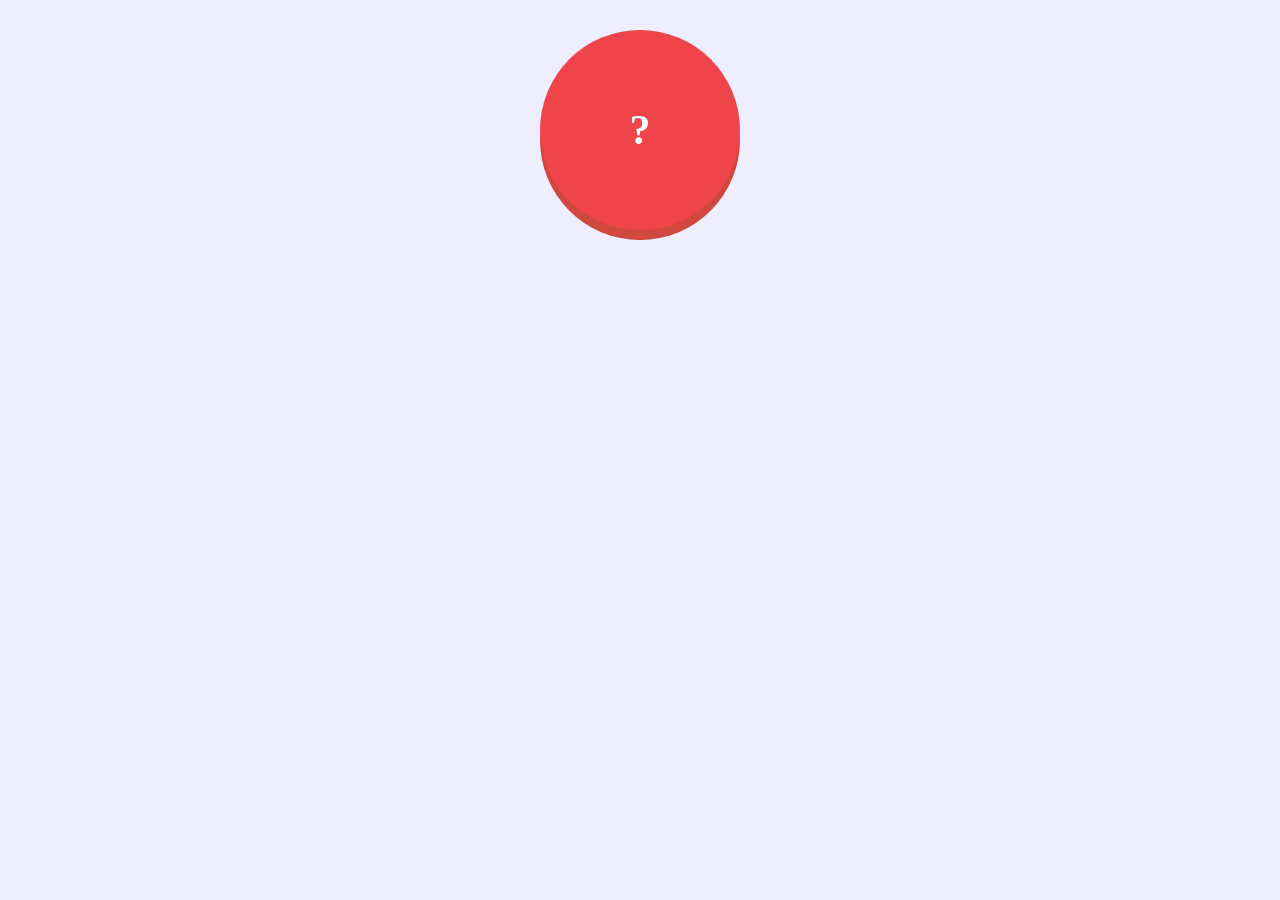
<file: My_Omikuzi/index.html>
<!DOCTYPE html>
<html lang="ja">
<head>
  <meta charset="utf-8">
  <title>おみくじ</title>
  <link rel="stylesheet" href="css/styles.css">

</head>
<body>
  <div id="btn">?</div>

  <script src="js/main.js"></script>
</body> 
</html>
</file>
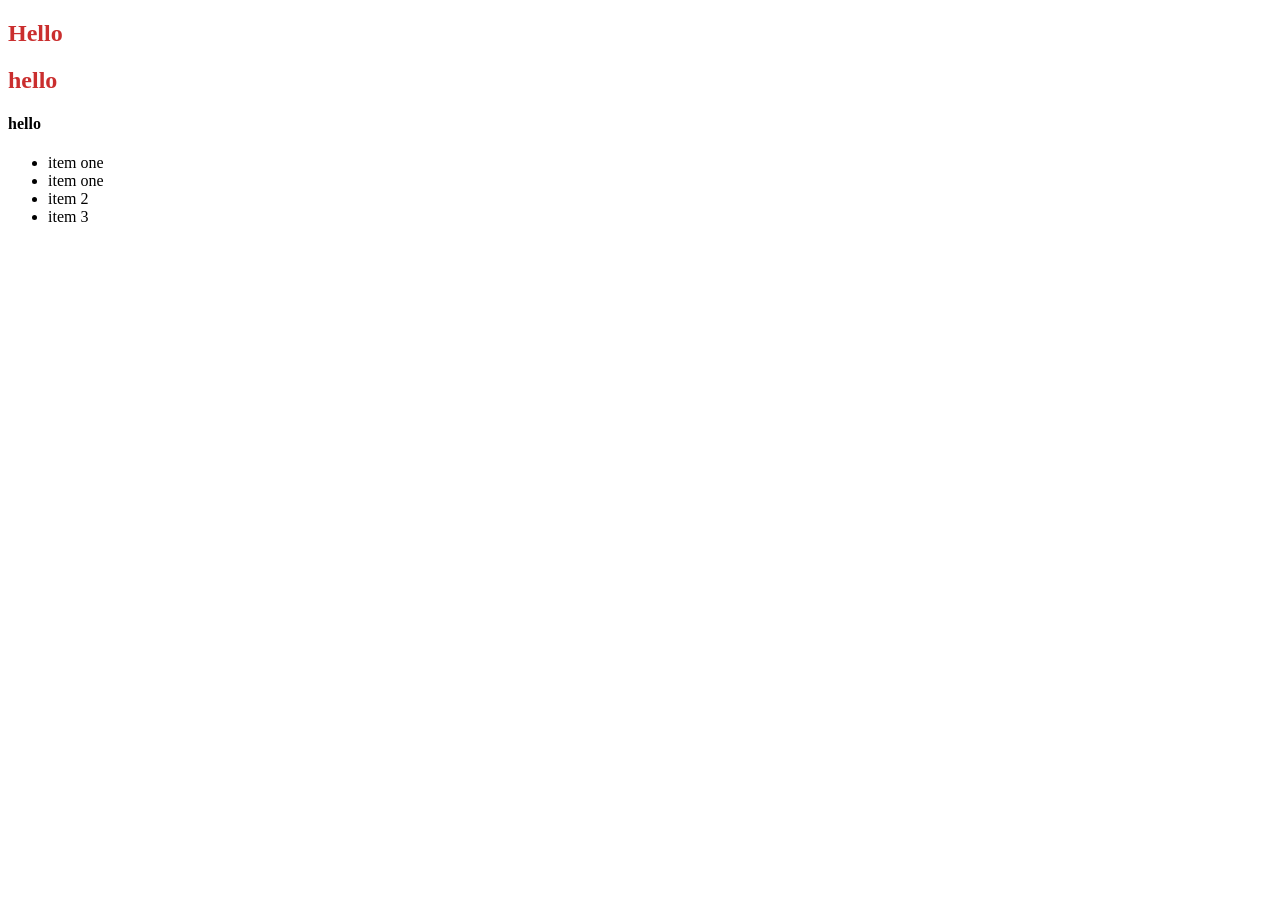
<file: My_VScode/index.html>
<!DOCTYPE html>
<html lang="ja">
<head>
    <meta charset="UTF-8">
    <title>My Site</title>
    <link rel="stylesheet" href="css/styles.css">
</head>
<body>
    <h2>Hello</h2>
    <h2>hello</h2>
    <h4>hello</h4>
    
    <ul>
      <li class="item">item one</li>
      <li class="item">item one</li>
      <li class="item">item 2</li>
      <li class="item">item 3</li>
    </ul>

    <script src="js/main.js"></script>
</body>
</html>
</file>
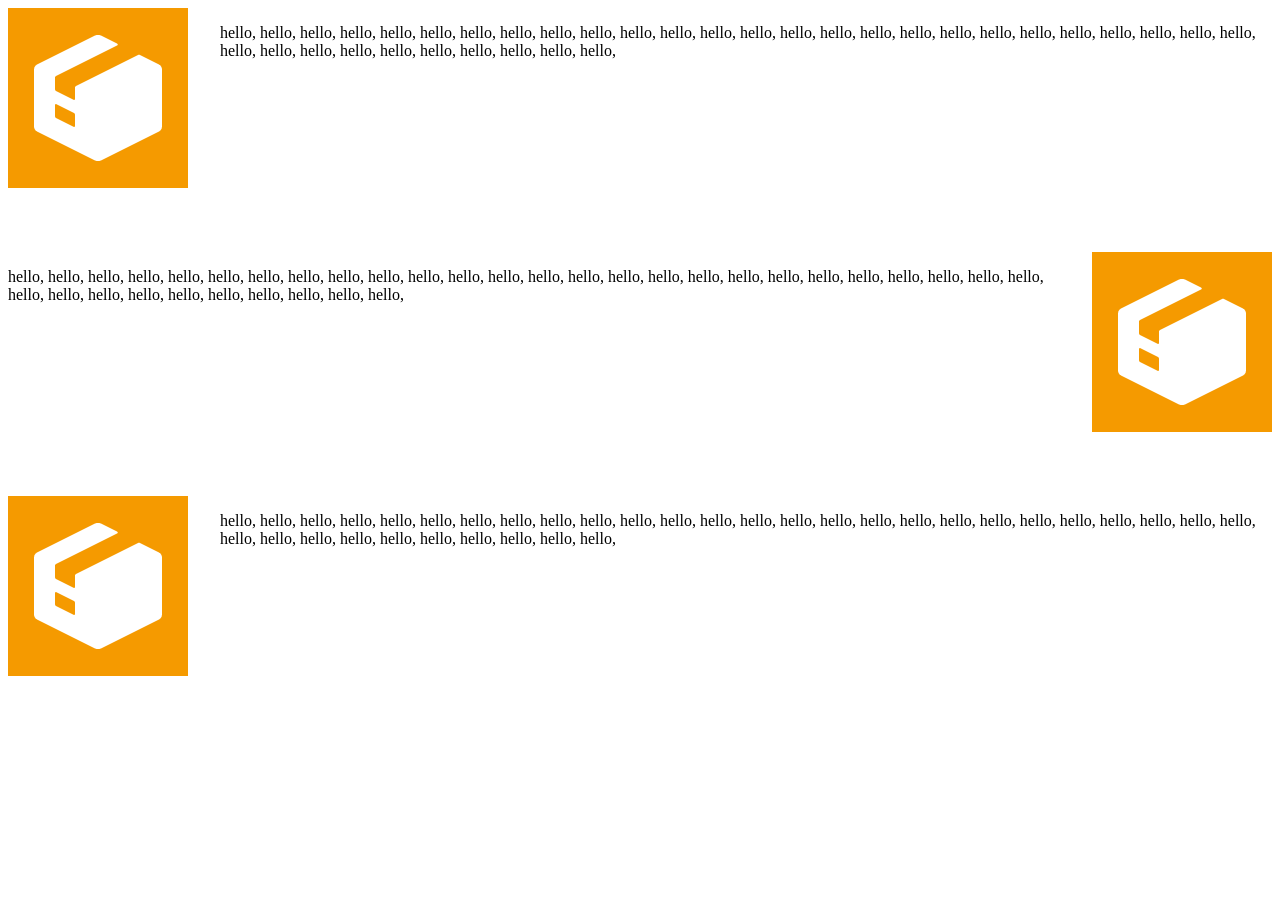
<file: MyCSS/index.html>
<!DOCTYPE html>
<html lang="ja">
<head>
  <meta charset="utf-8">
  <title>CSSの練習</title>
  <link rel="stylesheet" href="css/styles.css">
</head>
<body>
  <section>
    <div class="pic">
      <img src="img/logo.png">
    </div>
    <div class="desc">
      <p>hello, hello, hello, hello, hello, hello, hello, hello, hello, hello, hello, hello, hello, hello, hello, hello, hello, hello, hello, hello, hello, hello, hello, hello, hello, hello, hello, hello, hello, hello, hello, hello, hello, hello, hello, hello, </p>
      </div>
  </section>
  <section>
    <div class="pic">
      <img src="img/logo.png">
    </div>
    <div class="desc">
      <p>hello, hello, hello, hello, hello, hello, hello, hello, hello, hello, hello, hello, hello, hello, hello, hello, hello, hello, hello, hello, hello, hello, hello, hello, hello, hello, hello, hello, hello, hello, hello, hello, hello, hello, hello, hello, </p>
      </div>
  </section>
  <section>
    <div class="pic">
      <img src="img/logo.png">
    </div>
    <div class="desc">
      <p>hello, hello, hello, hello, hello, hello, hello, hello, hello, hello, hello, hello, hello, hello, hello, hello, hello, hello, hello, hello, hello, hello, hello, hello, hello, hello, hello, hello, hello, hello, hello, hello, hello, hello, hello, hello, </p>
      </div>
  </section>
</body>
</html>
</file>
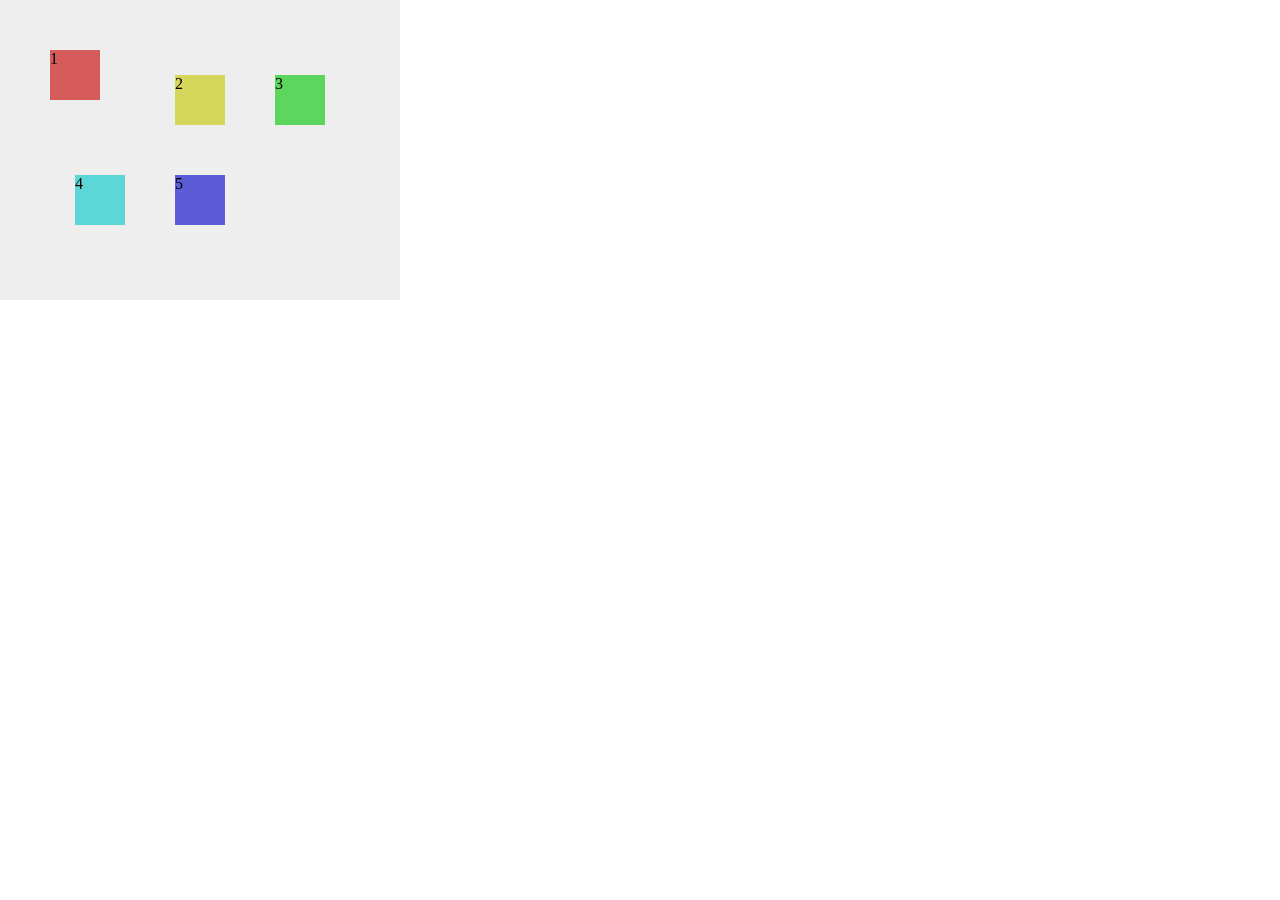
<file: MyCSS_Grid/index.html>
<!DOCTYPE html>
<html lang="ja">
<head>
  <meta charset="UTF-8">
  <title>CSS Grid</title>
  <link rel="stylesheet" href="css/styles.css">
</head>
<body>
 <div class="container">
  <div class="box1">1</div>
  <div class="box2">2</div>
  <div class="box3">3</div>
  <div class="box4">4</div>
  <div class="box5">5</div>
 </div>
</body>
</html>
</file>
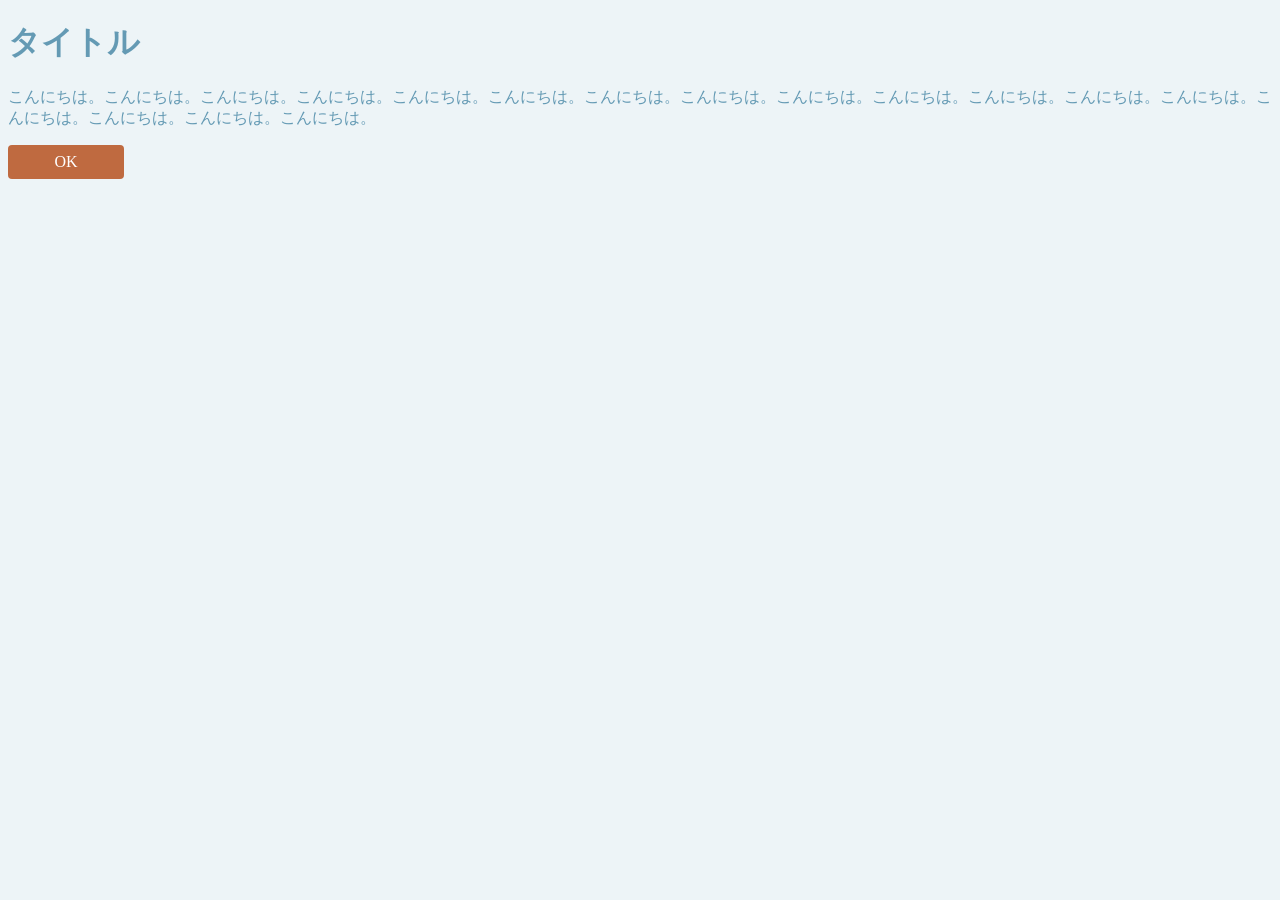
<file: MyCSS_Variables/index.html>
<!DOCTYPE html>
<html lang="ja">
<head>
  <meta charset="UTF-8">
  <title>CSS変数</title>
  <link rel="stylesheet" href="css/styles.css"
</head>
<body>
  <h1> タイトル</h1>
  <p>こんにちは。こんにちは。こんにちは。こんにちは。こんにちは。こんにちは。こんにちは。こんにちは。こんにちは。こんにちは。こんにちは。こんにちは。こんにちは。こんにちは。こんにちは。こんにちは。こんにちは。</p>
  <div class="btn">OK</div>
</body>
</html>
</file>
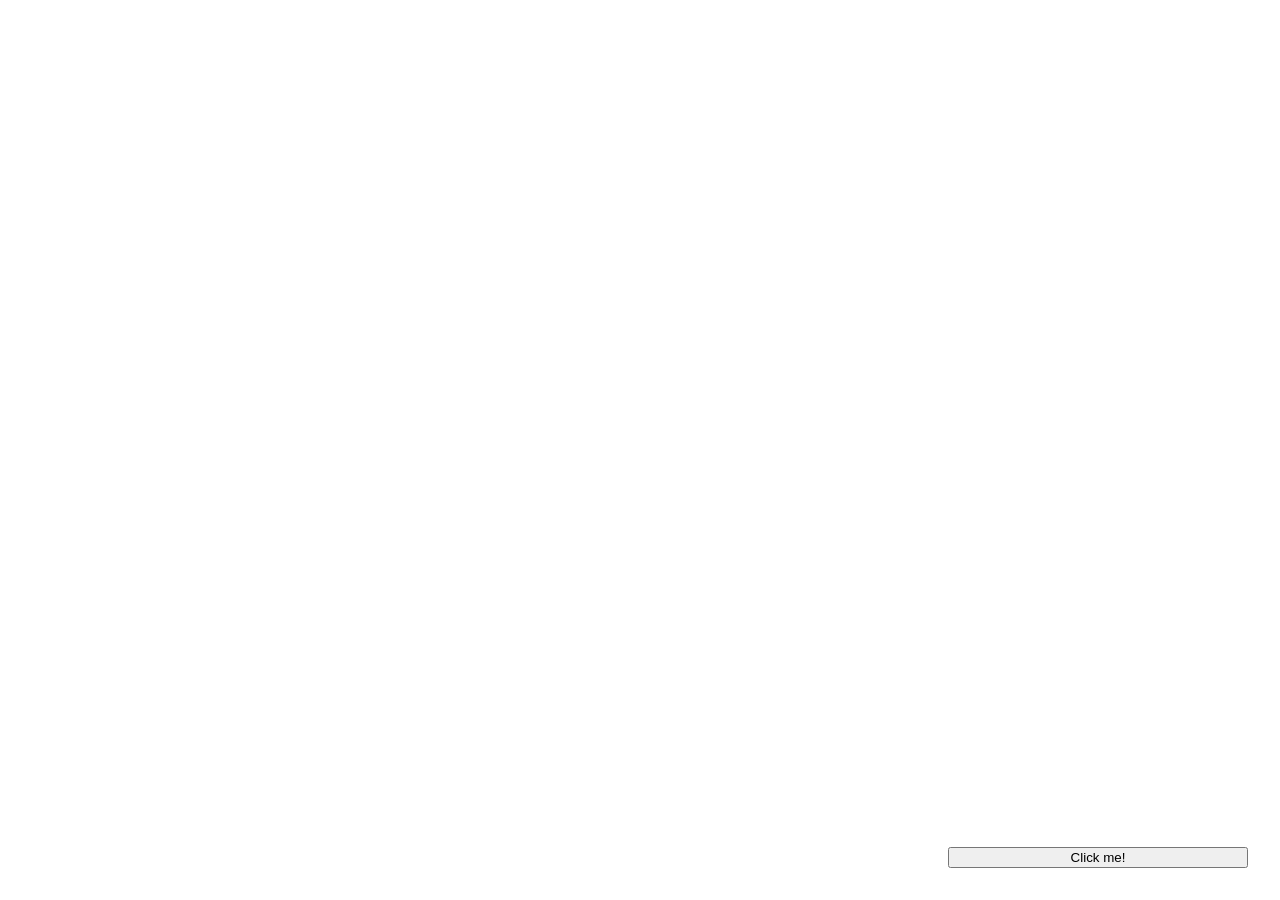
<file: MyCssAnimation/index.html>
<!DOCTYPE html>
<html lang="ja">
<head>
  <meta charset="UTF-8">
  <title>My Css Animation</title>
  <link rel="stylesheet" href="css/styles.css">
</head>
<body>
  <button>Click me!</button>
  <div class="message">Hello!</div>

  <script> </script> 
  <!-- ↑Chromeリロード時に画面が一瞬消えるバグの対策コード -->
</body>
</html>
</file>
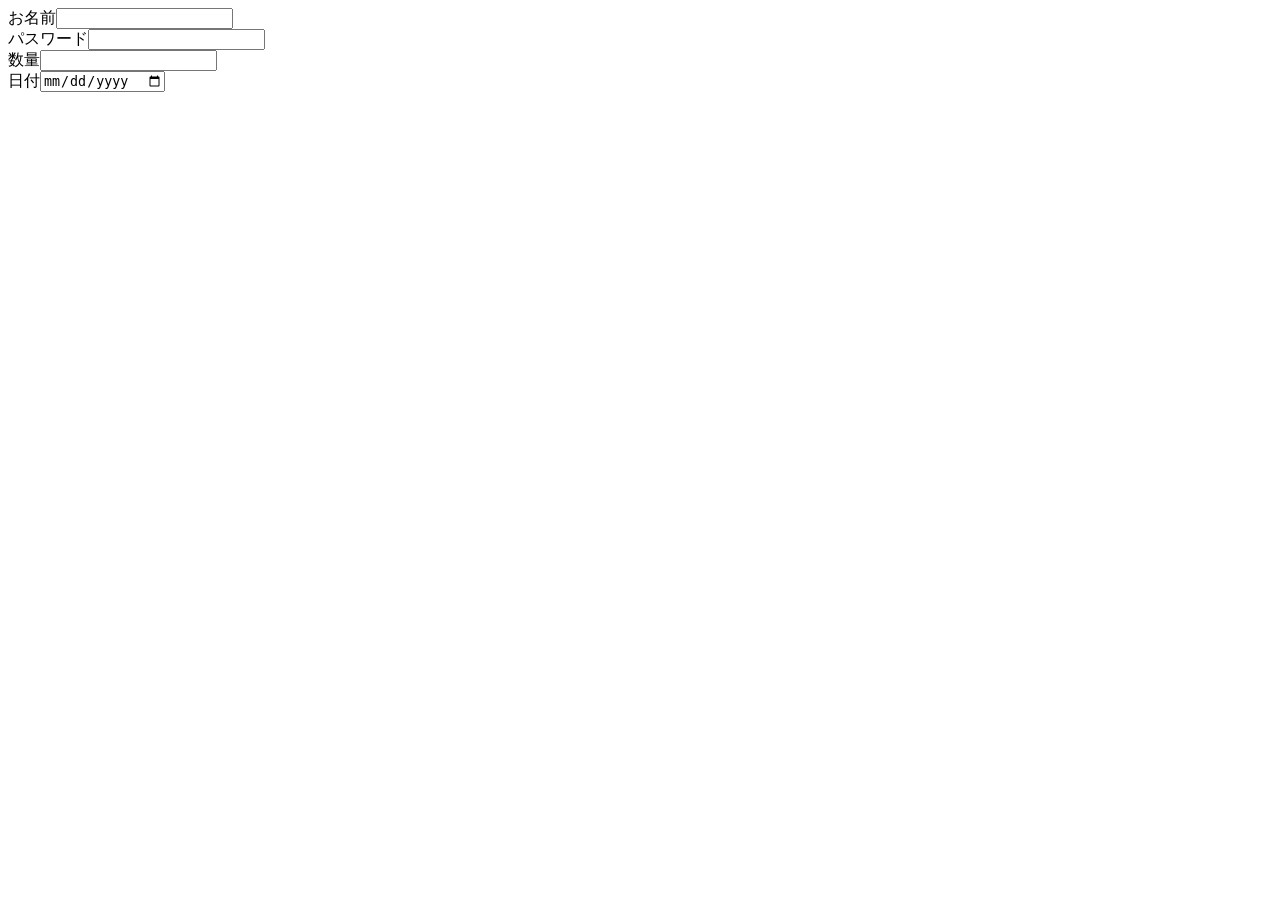
<file: MyFormTags/index.html>
<!DOCTYPE html>
<html lang="ja">
<head>
  <meta charset="UTF-8">
  <meta http-equiv="X-UA-Compatible" content="IE=edge">
  <meta name="viewport" content="width=device-width, initial-scale=1.0">
  <title>My Form Tags</title>
</head>
<body>
  <form>
    <div>
      <label>お名前<input type="text"></label>
    </div>
    <div>
      <label>パスワード<input type="password"></label>
    </div>
    <div>
      <label>数量<input type="number"></label>
    </div>
    <div>
      <label>日付<input type="date"></label>
    </div>
  </form>
</body>
</html>
</file>
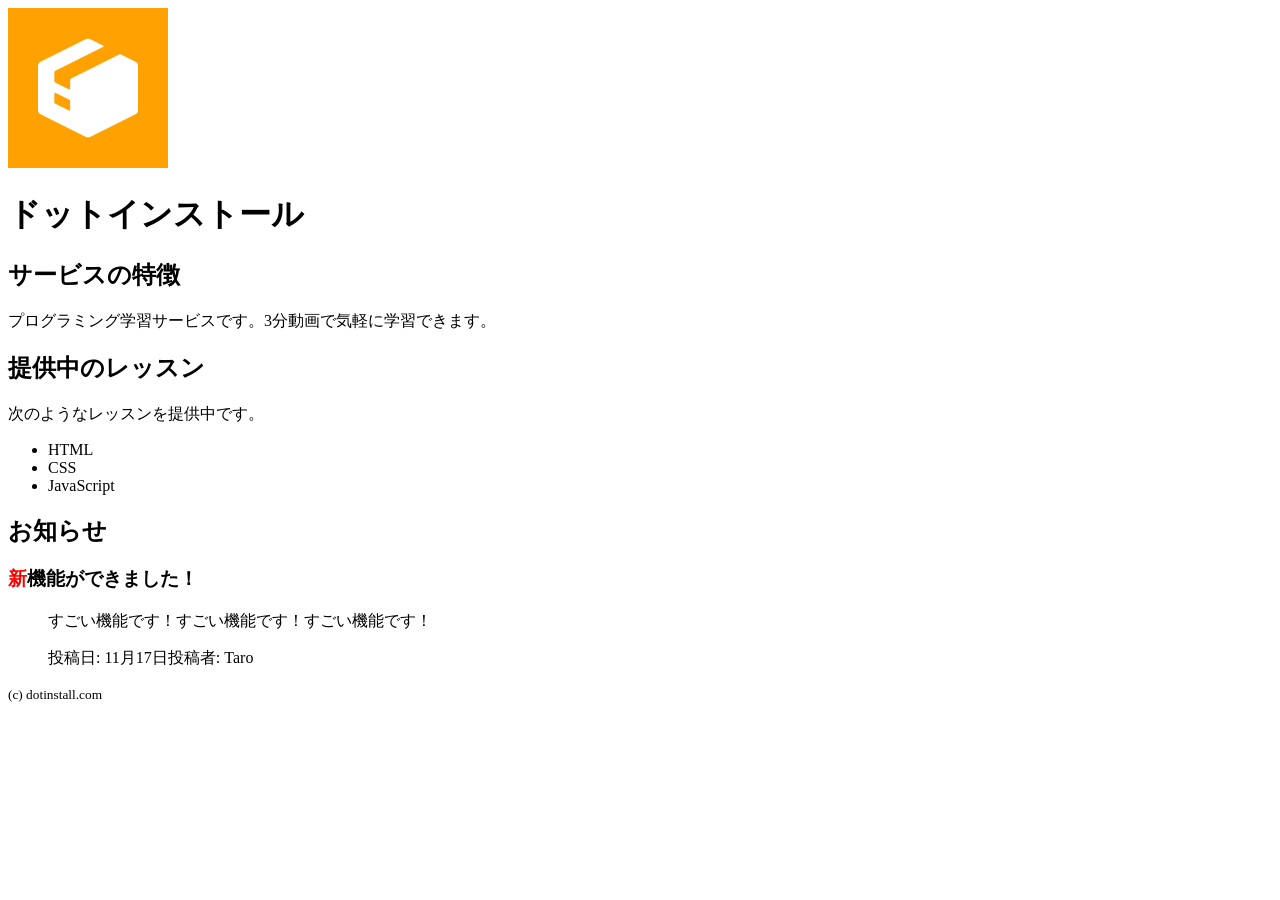
<file: MyHTMLTags/index.html>
<!DOCTYPE html>
<html lang="ja">
<head>
  <meta charset="UTF-8">
  <meta http-equiv="X-UA-Compatible" content="IE=edge">
  <meta name="viewport" content="width=device-width, initial-scale=1.0">
  <meta name="description" content="プログラミングを3分動画で学べるサービスです。">
  <title>ドットインストール</title>
  <link rel="icon" href="favicon.png">
</head>
<body>
  <header>
    <img src="logo.png" alt="ロゴ画像" width="160" height="160">
    <h1>ドットインストール</h1>  
  </header>
  
  <section>
    <h2>サービスの特徴</h2>
    <p>プログラミング学習サービスです。3分動画で気軽に学習できます。</p>
  </section>

  <section>
    <h2>提供中のレッスン</h2>
    <p>次のようなレッスンを提供中です。</p>
    <ul>
      <li>HTML</li>
      <li>CSS</li>
      <li>JavaScript</li>
    </ul>
  </section>

  <section>
    <h2>お知らせ</h2>
    <article>
      <h3><span style="color: red;">新</span>機能ができました！</h3>
      <div style="margin-left:40px;">
        <p>すごい機能です！すごい機能です！すごい機能です！</p>  
        <footer>
          <p>投稿日: <time datetime="2020-11-17 13:00">11月17日</time>投稿者: Taro</p>
        </footer>
      </div>
    </article>
  </section>
  
  <footer>
    <small>(c) dotinstall.com</small>
  </footer>
</body>
</html>
</file>
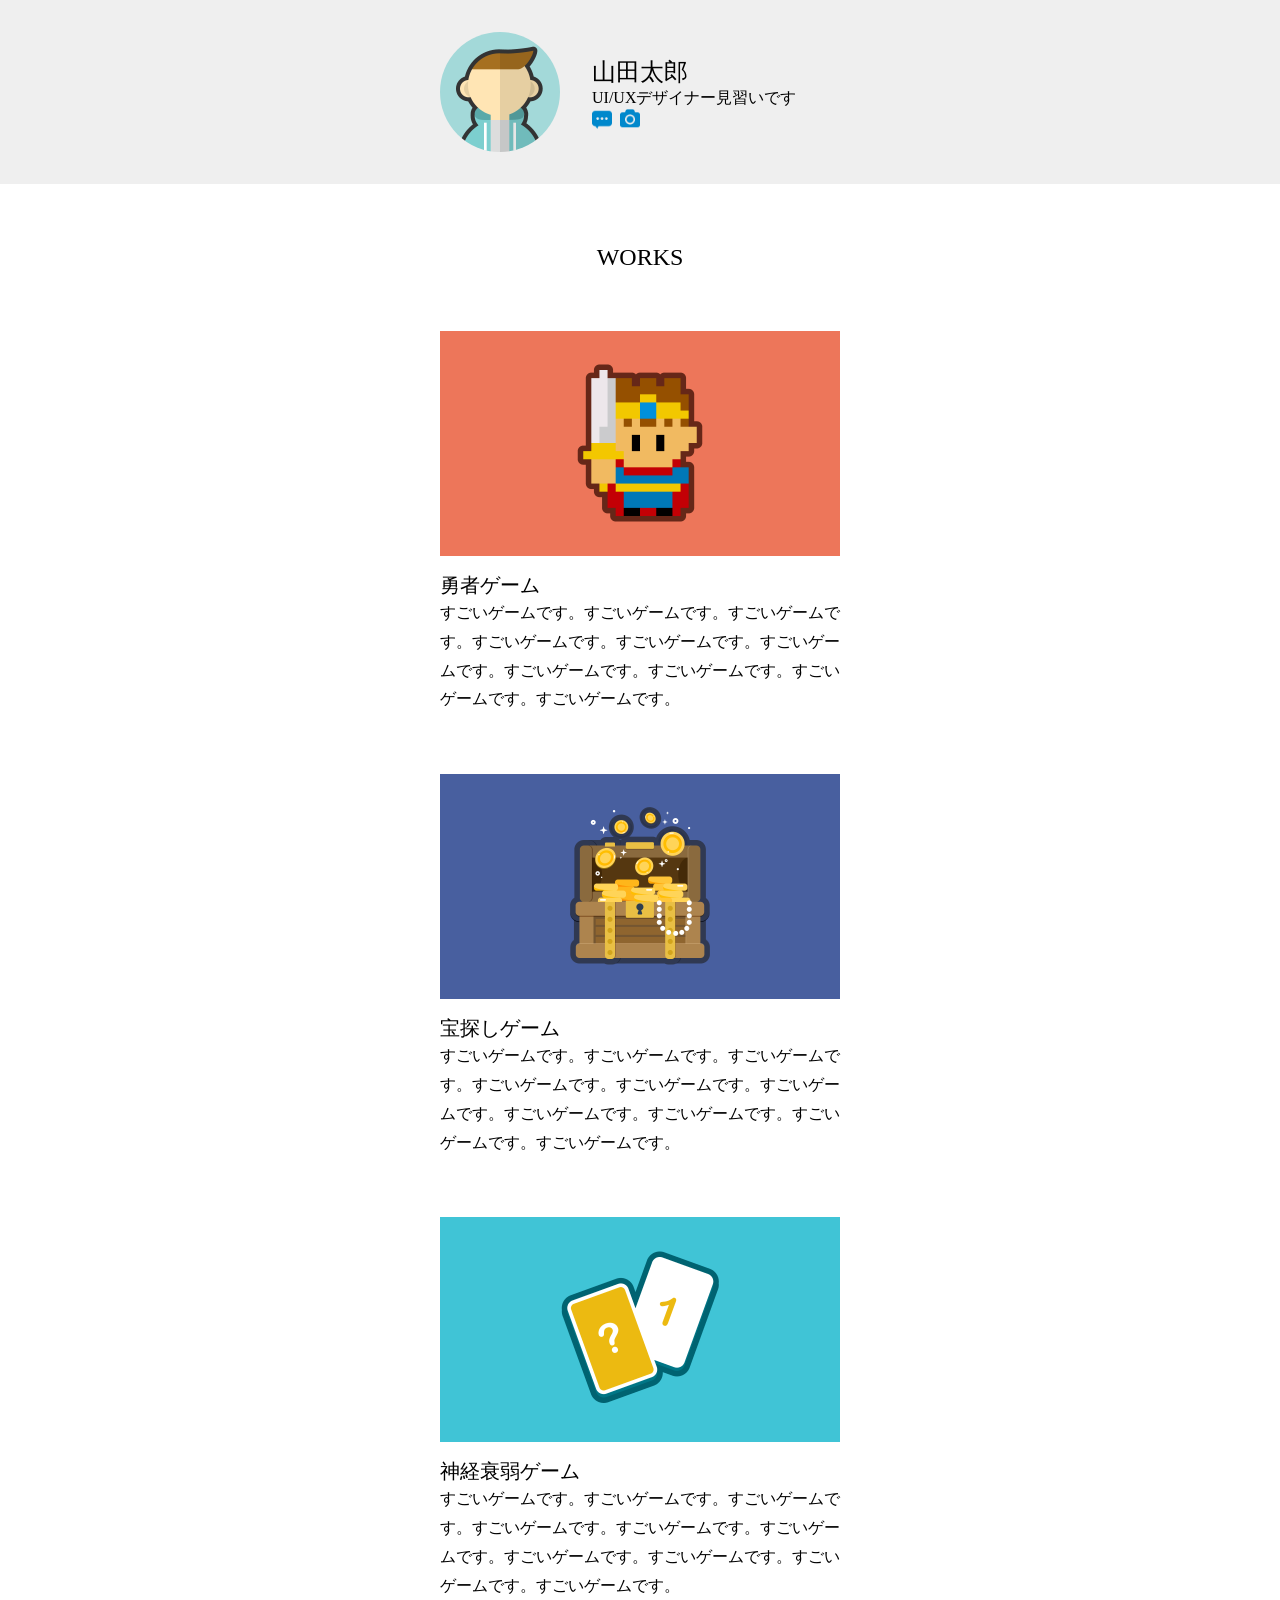
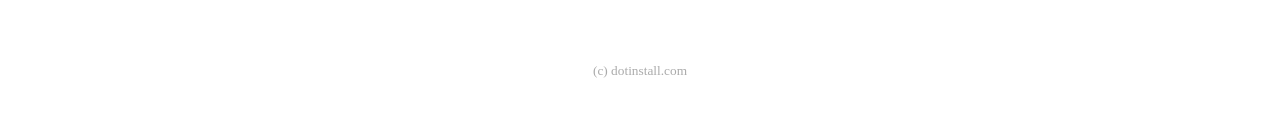
<file: MyPortfolio/index.html>
<!DOCTYPE html>
<html lang="ja">
<head>
  <meta charset="UTF-8">
  <meta http-equiv="X-UA-Compatible" content="IE=edge">
  <meta name="viewport" content="width=device-width, initial-scale=1.0">
  <title>山田太郎のポートフォリオサイト</title>
  <link rel="icon" href="img/favicon.png">
  <link rel="stylesheet" href="css/style.css">
</head>
<body>
  <header>
    <div class="container">
      <div>
        <img
          src="img/taro.png"
          alt="太郎のアイコン"
          width="120"
          height="120"
          class="icon">
      </div>
      <div>
        <h1>山田太郎</h1>
        <p>UI/UXデザイナー見習いです</p>
        <ul>
          <li>
            <a href="#">
              <img
                src="img/blog.png"
                alt="ブログアイコン"
                width="20"
                height="20">
            </a>
          </li>
          <li>
            <a href="#">
              <img
                src="img/photos.png"
                alt="写真アイコン"
                width="20"
                height="20">
            </a>
          </li>
        </ul>
      </div>
    </div>
  </header>

  <main>
    <div class="container">
      <h1>WORKS</h1>
        <section>
          <img 
            src="img/work1.png"
            alt="勇者ゲーム"
            width="400"
            height="225">
          <h2>勇者ゲーム</h2>
          <p>すごいゲームです。すごいゲームです。すごいゲームです。すごいゲームです。すごいゲームです。すごいゲームです。すごいゲームです。すごいゲームです。すごいゲームです。すごいゲームです。</p>
        </section>
        <section>
          <img 
            src="img/work2.png"
            alt="宝探しゲーム"
            width="400"
            height="225">
          <h2>宝探しゲーム</h2>
          <p>すごいゲームです。すごいゲームです。すごいゲームです。すごいゲームです。すごいゲームです。すごいゲームです。すごいゲームです。すごいゲームです。すごいゲームです。すごいゲームです。</p>
        </section>
        <section>
          <img 
            src="img/work3.png"
            alt="神経衰弱ゲーム"
            width="400"
            height="225">
          <h2>神経衰弱ゲーム</h2>
          <p>すごいゲームです。すごいゲームです。すごいゲームです。すごいゲームです。すごいゲームです。すごいゲームです。すごいゲームです。すごいゲームです。すごいゲームです。すごいゲームです。</p>
        </section>

    </div>
  </main>

  <footer>
    <small>(c) dotinstall.com</small>
  </footer>
</body>
</file>
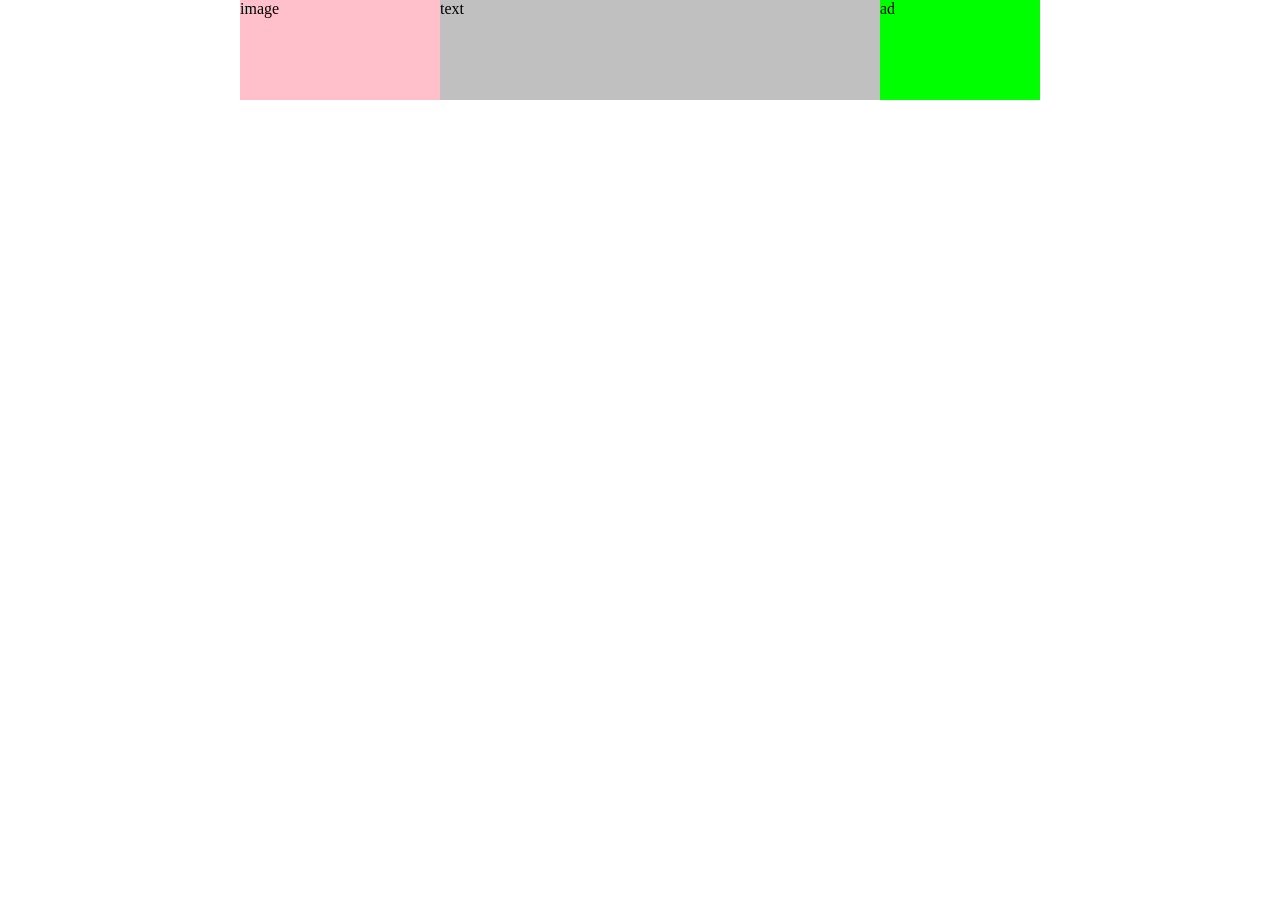
<file: MyRWD(Responsive_Web_Design)/index.html>
<!DOCTYPE html>
<html lang="ja">
<head>
  <meta charset="UTF-8">
    <!-- スマホでもデザインが保たれる設定 -->
  <meta name="viewport" content="width=device-width, initial-scale=1">
  <title>My site</title>
  <link rel="stylesheet" href="css/styles.css">
</head>
<body>
  <section>
  <div class="image">image</div>
  <div class="text">text</div>
  <aside>ad</aside>
</section>
</body>
</html>
</file>
<file: My_Omikuzi/css/styles.css>
body {
  background:  #efeefe;
}

#btn{
  width: 200px;
  height: 200px;
  background: #ef454a;
  border-radius: 50%;
  margin: 30px auto;
  text-align: center;
  line-height: 200px;
  color:  #fff;
  font-weight: bold;
  font-size:42px;
  cursor: pointer;
  box-shadow: 0 10px 0 #d1483e;
  /* ボタン連打の際にテキストが選択されない */
  user-select: none; 
}

/* ポインターの設定 */ */
#btn:hover {
  opacity: 0.9;
}

/* ボタンが沈む設定 */
#btn:active {
  box-shadow: 0 5px 0 #d1483e;
  margin-top: 35px;
}
</file>
<file: My_VScode/css/styles.css>
h2 {
  color: rgb(202, 46, 46);
}

/* h2.title {
  color: rgb(202, 46, 46);
}

h2 .title {
  color: rgb(202, 46, 46);
} */
</file>
<file: MyCSS/css/styles.css>
section {
  display: flex;
  margin-bottom: 60px;
  justify-content: space-between;
}

section:nth-child(even) {
  flex-direction: row-reverse;
}
.pic {
  width: 180px;
  /* margin-right: 32px; */
}

.desc {
  /* flex: 1; */
  width: calc(100% - 180px - 32px);
}
</file>
<file: MyCSS_Grid/css/styles.css>
body {
  margin: 0;
}

.container {
  display: grid;

  grid-template-columns: repeat(3, 100px);
  grid-template-rows: repeat(2, 100px);

  width: 400px;
  height: 300px;
  background: #eee;
/* .containerに対してgridを揃える */
  justify-content: center;
  align-content: center;
/* １つ１つのgridの中の要素を揃える */
  justify-items: center;
  align-items: center;
}

/* divの大きさをgridよりも小さくする */
.container > div {
  width: 50px;
  height: 50px;
}

.box1 {
  background: hsl(0, 60%, 60%);
  /* 要素の配置を個別に変えたい場合（この場合、 .box１に対して個別の設定をする） */
  justify-self: start;
  align-self: start;
}

.box2 {
  background: hsl(60, 60%, 60%);
}

.box3 {
  background: hsl(120, 60%, 60%);
}

.box4 {
  background: hsl(180, 60%, 60%); 
}

.box5 {
  background:  hsl(240, 60%, 60%);
}
</file>
<file: MyCSS_Variables/css/styles.css>
:root {
  /* 数値を変えれば、変数が入力されている領域全体が１発で変わる */
  /* --my-hue: 100; */
  --my-hue: 200;
}

body {
  background:  hsl(var(--my-hue), 40%, 95%)
}

h1, p {
  color: hsl(var(--my-hue), 35%, 55%);
}

.btn {
  color:  #fff;
  width: 100px;
  padding: 8px;
  border-radius: 4px;
  text-align: center;
  /* background: hsl(var(--my-hue), 50%, 50%); */
  background: hsl(calc(var(--my-hue) + 180), 50%, 50%);
}
</file>
<file: MyCssAnimation/css/styles.css>
body {
  padding: 64px;
}

.message {
  width: 300px;
  padding: auto;
  background: #2c2c2c;
  color: #ddd;
  border-radius: 4px;
  box-shadow: 0 2px 4px  rgba(0, 0, 0, .2);
  position: fixed;
  right: 32px;
  bottom: 32px;

  animation: popup 2s forwards;
}

@keyframes popup {
  0% {
    transform: translateY(20px);
    opacity: 0;
    animation-timing-function: ease-out;
  }
  20%, 80% {
    transform: none;
    opacity: 1;
  }
  /* {}の内容が同じなら20%, 80%のように並べてOK */
  /* 80% {   
    transform: none;
    opacity: 1;
  } */
  100% {
    transform: translateY(20px);
    opacity: 0;
    /* 図形が重なりクリックが出来なくなる現象を防ぐ */
    pointer-events: none;
  }
}

button{
  width: 300px;
  padding: auto;
  position: fixed;
  right: 32px;
  bottom: 32px;
}
</file>
<file: MyPortfolio/css/style.css>
/* common */

/* 謎のスペースが生まれないように */
body {
  margin: 0;
}

/* 画像を背景色と合わせる（はみ出さないようにする）設定 */
img {
  vertical-align: bottom;
}

/* 画像との幅をなくす */
h1,
h2, 
p {
  margin: 0;
}

h1,
h2 {
  font-weight: normal;
}

.container {
  width: 400px;
  margin: 0 auto;
}

/* header */

header {
  background:  #efefef;
}

header .container {
  /* width: 400px;
  margin: 0 auto; */
  /* headerがどこまでか分かりやすくするため（目印） */
  /* outline: 2px solid red; */
  padding: 32px 0;
  /* フレックスボックスの設定 (スタイルを整える）*/
  display: flex;
  align-items: center;
}

header .container div + div {
  margin-left: 32px;
}
  
header h1 {
  /* font-weight: normal; */
  font-size: 24px;
}

header ul {
  list-style: none;
  margin: 0;
  padding: 0;
  display: flex;
}

header ul li + li {
  margin-left: 8px;
}

header .icon {
  border-radius: 50%;
}

/* main */

/* main .container {
  width: 400px;
  margin: 0 auto;
} */

main h1 {
  font-size: 24px;
  /* font-weight: normal; */
  text-align: center;
  /* padding と margin の違い（こだわりなければpaddingがおすすめ） */
  /* 枠からはみ出したくない時はmarginを使う */
  padding: 60px 0;
  /* margin: 60px 0; */
  /* background: pink; */
  /* border-bottom: 1px solid red; */
}

main h2 {
  /* font-weight: normal; */
  font-size: 20px;
  margin-top: 16px;
}

main p {
  line-height: 1.8;
}

main section + section {
  margin-top: 60px;
}

/* footer */

footer {
  padding: 60px 0;
  text-align: center;
  color:  #aaa;
}
</file>
<file: MyRWD(Responsive_Web_Design)/css/styles.css>
/* 3色で幅を変えてもそれに合わせたデザインになる設定 */

/* small screen */
body {
  margin: 0;
}

aside {
  display: none;
}

.image {
  background: pink;
  height: 100px;
}

.text {
  background: silver;
  height: 100px;
}

/* medium screen  */
@media (min-width: 600px) {
  section {
    display: flex;
  }  

  .image {
    width: 200px;
  }
  .text {
    flex: 1;
  }
}

/* large screen  */
@media (min-width: 800px)  {
  section {
    width: 800px;
    margin: 0 auto;
  }

  aside{
    display: block;
    background: lime;
    width: 160px;
  }
}
</file>
